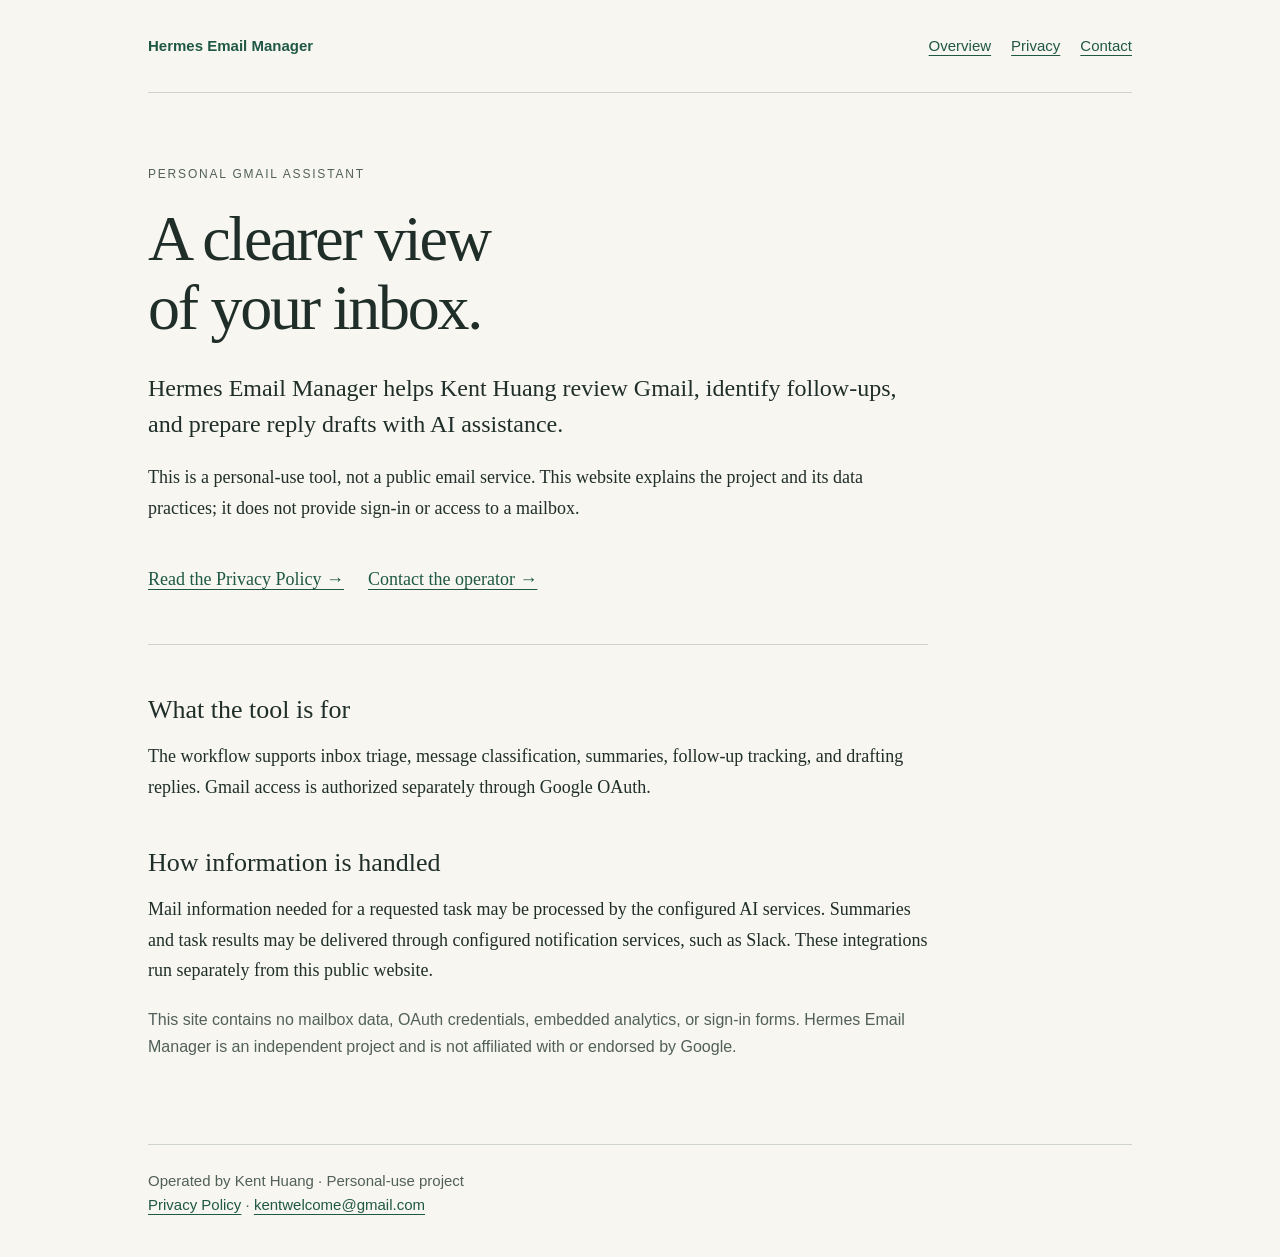
<file: index.html>
<!doctype html>
<html lang="en"><head><meta charset="utf-8"><meta name="viewport" content="width=device-width, initial-scale=1"><meta name="description" content="Personal Gmail triage, follow-up tracking, and reply drafting with AI assistance."><title>Hermes Email Manager — Personal Gmail Assistant</title><link rel="canonical" href="https://mail.kent-huang.dev/"><link rel="stylesheet" href="./styles.css"></head><body><a class="skip" href="#main">Skip to content</a><div class="wrap"><header><a class="brand" href="./">Hermes Email Manager</a><nav aria-label="Main navigation"><a href="./">Overview</a><a href="./privacy.html">Privacy</a><a href="mailto:kentwelcome@gmail.com">Contact</a></nav></header><main id="main"><p class="eyebrow">Personal Gmail assistant</p><h1>A clearer view<br>of your inbox.</h1><p class="lead">Hermes Email Manager helps Kent Huang review Gmail, identify follow-ups, and prepare reply drafts with AI assistance.</p><p>This is a personal-use tool, not a public email service. This website explains the project and its data practices; it does not provide sign-in or access to a mailbox.</p><div class="actions"><a href="./privacy.html">Read the Privacy Policy →</a><a href="mailto:kentwelcome@gmail.com">Contact the operator →</a></div><section><h2>What the tool is for</h2><p>The workflow supports inbox triage, message classification, summaries, follow-up tracking, and drafting replies. Gmail access is authorized separately through Google OAuth.</p><h2>How information is handled</h2><p>Mail information needed for a requested task may be processed by the configured AI services. Summaries and task results may be delivered through configured notification services, such as Slack. These integrations run separately from this public website.</p><p class="note">This site contains no mailbox data, OAuth credentials, embedded analytics, or sign-in forms. Hermes Email Manager is an independent project and is not affiliated with or endorsed by Google.</p></section></main><footer>Operated by Kent Huang · Personal-use project<br><a href="./privacy.html">Privacy Policy</a> · <a href="mailto:kentwelcome@gmail.com">kentwelcome@gmail.com</a></footer></div></body></html>
</file>
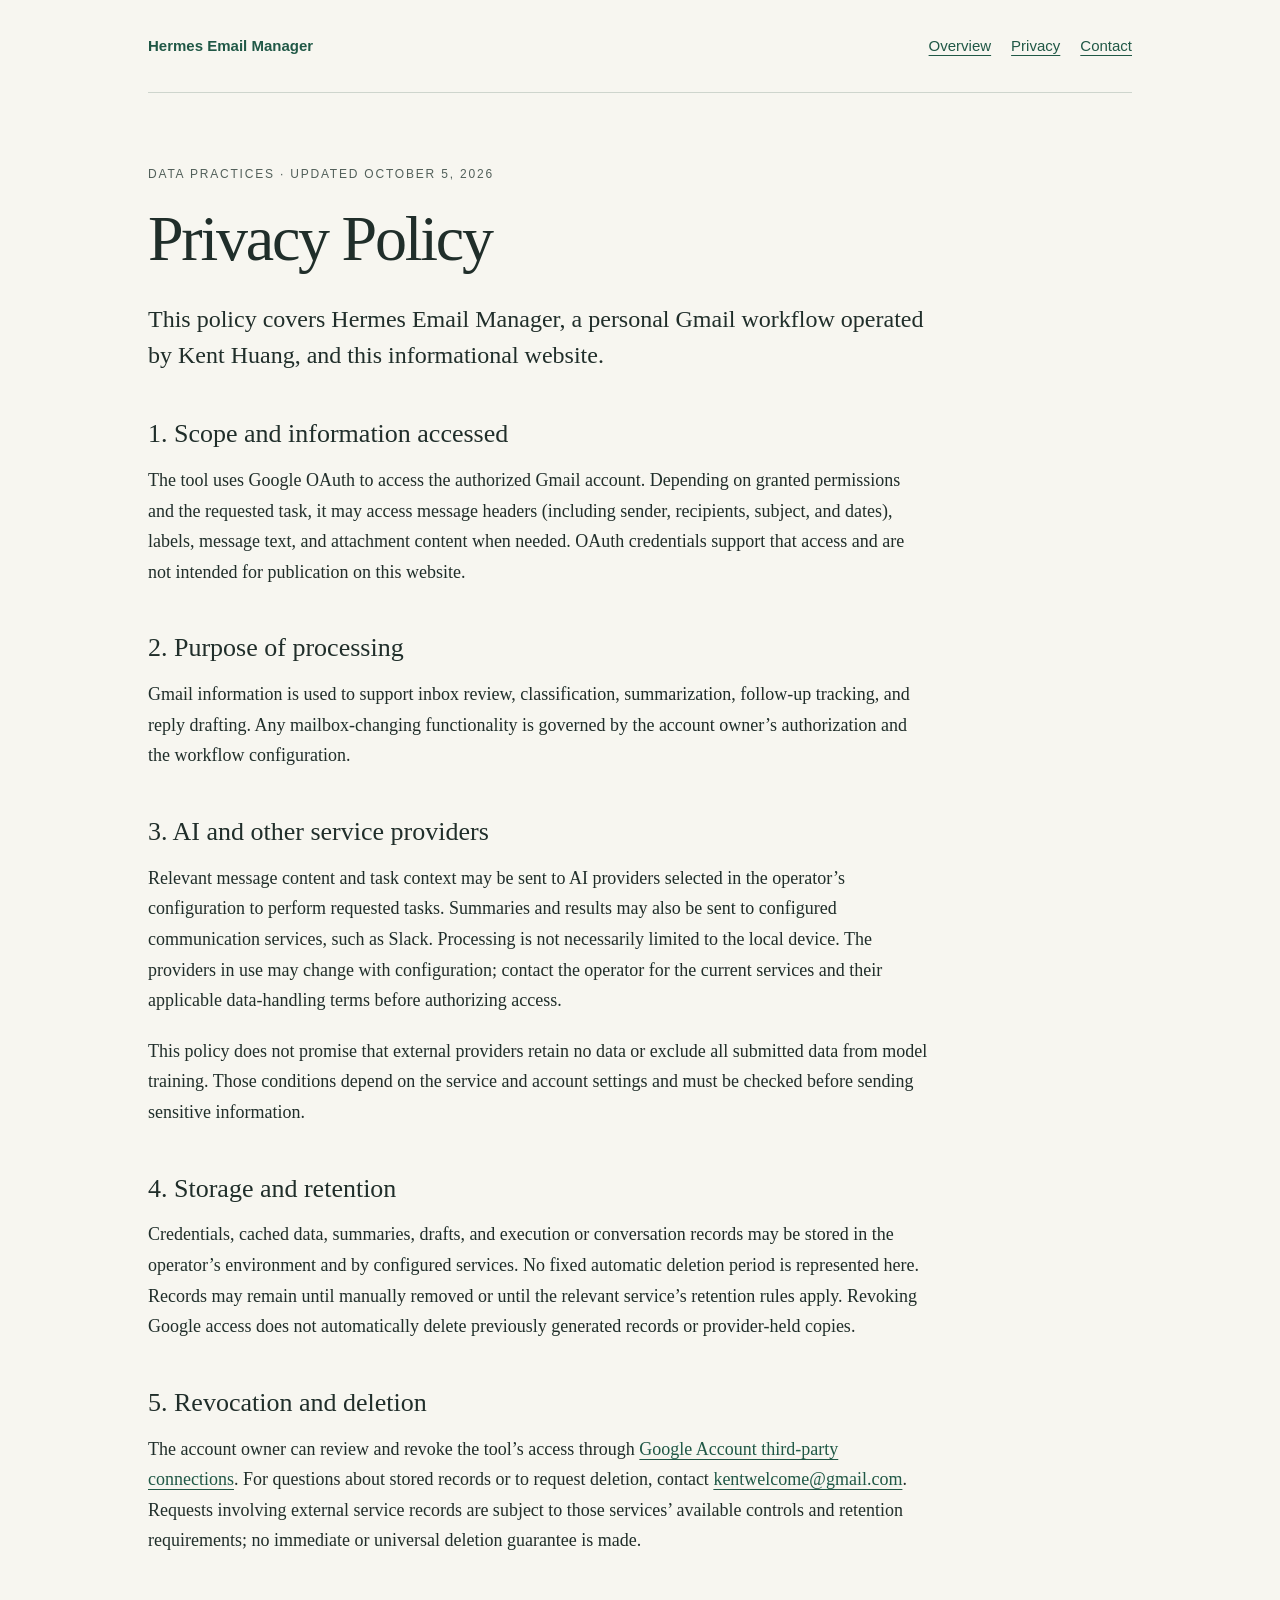
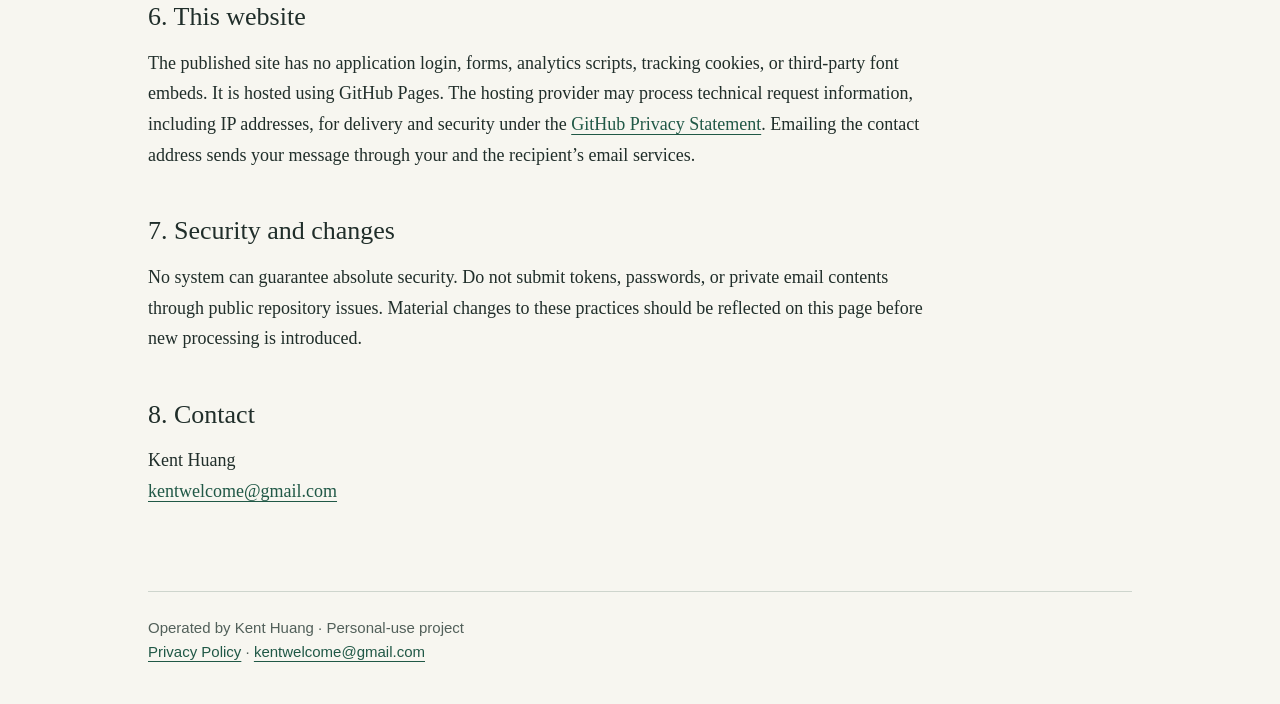
<file: privacy.html>
<!doctype html>
<html lang="en"><head><meta charset="utf-8"><meta name="viewport" content="width=device-width, initial-scale=1"><meta name="description" content="Data practices for the personal Hermes Email Manager workflow and website."><title>Privacy Policy — Hermes Email Manager</title><link rel="canonical" href="https://mail.kent-huang.dev/privacy.html"><link rel="stylesheet" href="./styles.css"></head><body><a class="skip" href="#main">Skip to content</a><div class="wrap"><header><a class="brand" href="./">Hermes Email Manager</a><nav aria-label="Main navigation"><a href="./">Overview</a><a href="./privacy.html">Privacy</a><a href="mailto:kentwelcome@gmail.com">Contact</a></nav></header><main id="main"><p class="eyebrow">Data practices · Updated October 5, 2026</p><h1>Privacy Policy</h1><p class="lead">This policy covers Hermes Email Manager, a personal Gmail workflow operated by Kent Huang, and this informational website.</p><h2>1. Scope and information accessed</h2><p>The tool uses Google OAuth to access the authorized Gmail account. Depending on granted permissions and the requested task, it may access message headers (including sender, recipients, subject, and dates), labels, message text, and attachment content when needed. OAuth credentials support that access and are not intended for publication on this website.</p><h2>2. Purpose of processing</h2><p>Gmail information is used to support inbox review, classification, summarization, follow-up tracking, and reply drafting. Any mailbox-changing functionality is governed by the account owner’s authorization and the workflow configuration.</p><h2>3. AI and other service providers</h2><p>Relevant message content and task context may be sent to AI providers selected in the operator’s configuration to perform requested tasks. Summaries and results may also be sent to configured communication services, such as Slack. Processing is not necessarily limited to the local device. The providers in use may change with configuration; contact the operator for the current services and their applicable data-handling terms before authorizing access.</p><p>This policy does not promise that external providers retain no data or exclude all submitted data from model training. Those conditions depend on the service and account settings and must be checked before sending sensitive information.</p><h2>4. Storage and retention</h2><p>Credentials, cached data, summaries, drafts, and execution or conversation records may be stored in the operator’s environment and by configured services. No fixed automatic deletion period is represented here. Records may remain until manually removed or until the relevant service’s retention rules apply. Revoking Google access does not automatically delete previously generated records or provider-held copies.</p><h2>5. Revocation and deletion</h2><p>The account owner can review and revoke the tool’s access through <a href="https://myaccount.google.com/connections">Google Account third-party connections</a>. For questions about stored records or to request deletion, contact <a href="mailto:kentwelcome@gmail.com">kentwelcome@gmail.com</a>. Requests involving external service records are subject to those services’ available controls and retention requirements; no immediate or universal deletion guarantee is made.</p><h2>6. This website</h2><p>The published site has no application login, forms, analytics scripts, tracking cookies, or third-party font embeds. It is hosted using GitHub Pages. The hosting provider may process technical request information, including IP addresses, for delivery and security under the <a href="https://docs.github.com/en/site-policy/privacy-policies/github-general-privacy-statement">GitHub Privacy Statement</a>. Emailing the contact address sends your message through your and the recipient’s email services.</p><h2>7. Security and changes</h2><p>No system can guarantee absolute security. Do not submit tokens, passwords, or private email contents through public repository issues. Material changes to these practices should be reflected on this page before new processing is introduced.</p><h2>8. Contact</h2><p>Kent Huang<br><a href="mailto:kentwelcome@gmail.com">kentwelcome@gmail.com</a></p></main><footer>Operated by Kent Huang · Personal-use project<br><a href="./privacy.html">Privacy Policy</a> · <a href="mailto:kentwelcome@gmail.com">kentwelcome@gmail.com</a></footer></div></body></html>
</file>
<file: styles.css>
*{box-sizing:border-box} :root{color-scheme:light;--paper:#f7f6f0;--ink:#202e2a;--muted:#52605a;--line:#ced5cd;--accent:#205846} body{margin:0;background:var(--paper);color:var(--ink);font:18px/1.7 Georgia,serif} .wrap{max-width:1040px;margin:auto;padding:0 28px} header,footer{font:15px/1.6 Arial,sans-serif} header{display:flex;align-items:center;justify-content:space-between;gap:20px;padding:24px 0;border-bottom:1px solid var(--line)} nav{display:flex;gap:20px;flex-wrap:wrap} a{color:var(--accent);text-underline-offset:4px;overflow-wrap:anywhere} nav a{display:inline-flex;align-items:center;min-height:44px} a:hover{text-decoration-thickness:2px} a:focus-visible{outline:3px solid var(--accent);outline-offset:5px} .brand{font-weight:bold;text-decoration:none} main{padding:72px 0 64px;max-width:780px} .eyebrow{font:12px/1.6 Arial,sans-serif;letter-spacing:.15em;text-transform:uppercase;color:var(--muted)} h1{font-size:clamp(36px,6vw,64px);line-height:1.08;font-weight:normal;letter-spacing:-.035em;margin:20px 0 28px} h2{font-size:26px;line-height:1.3;font-weight:normal;margin:44px 0 14px} p{margin:0 0 20px} .lead{font-size:24px;line-height:1.5} .note{font:16px/1.7 Arial,sans-serif;color:var(--muted)} .actions{display:flex;gap:24px;flex-wrap:wrap;margin:30px 0} .actions a{padding:10px 0} section{border-top:1px solid var(--line);margin-top:40px;padding-top:4px} footer{border-top:1px solid var(--line);padding:24px 0 40px;color:var(--muted)} .skip{position:absolute;left:-9999px}.skip:focus{left:20px;top:10px;background:white;padding:12px} @media(max-width:600px){.wrap{padding:0 20px}header{align-items:flex-start;flex-direction:column;gap:8px}main{padding-top:40px}.lead{font-size:21px}nav{gap:18px}}
</file>
